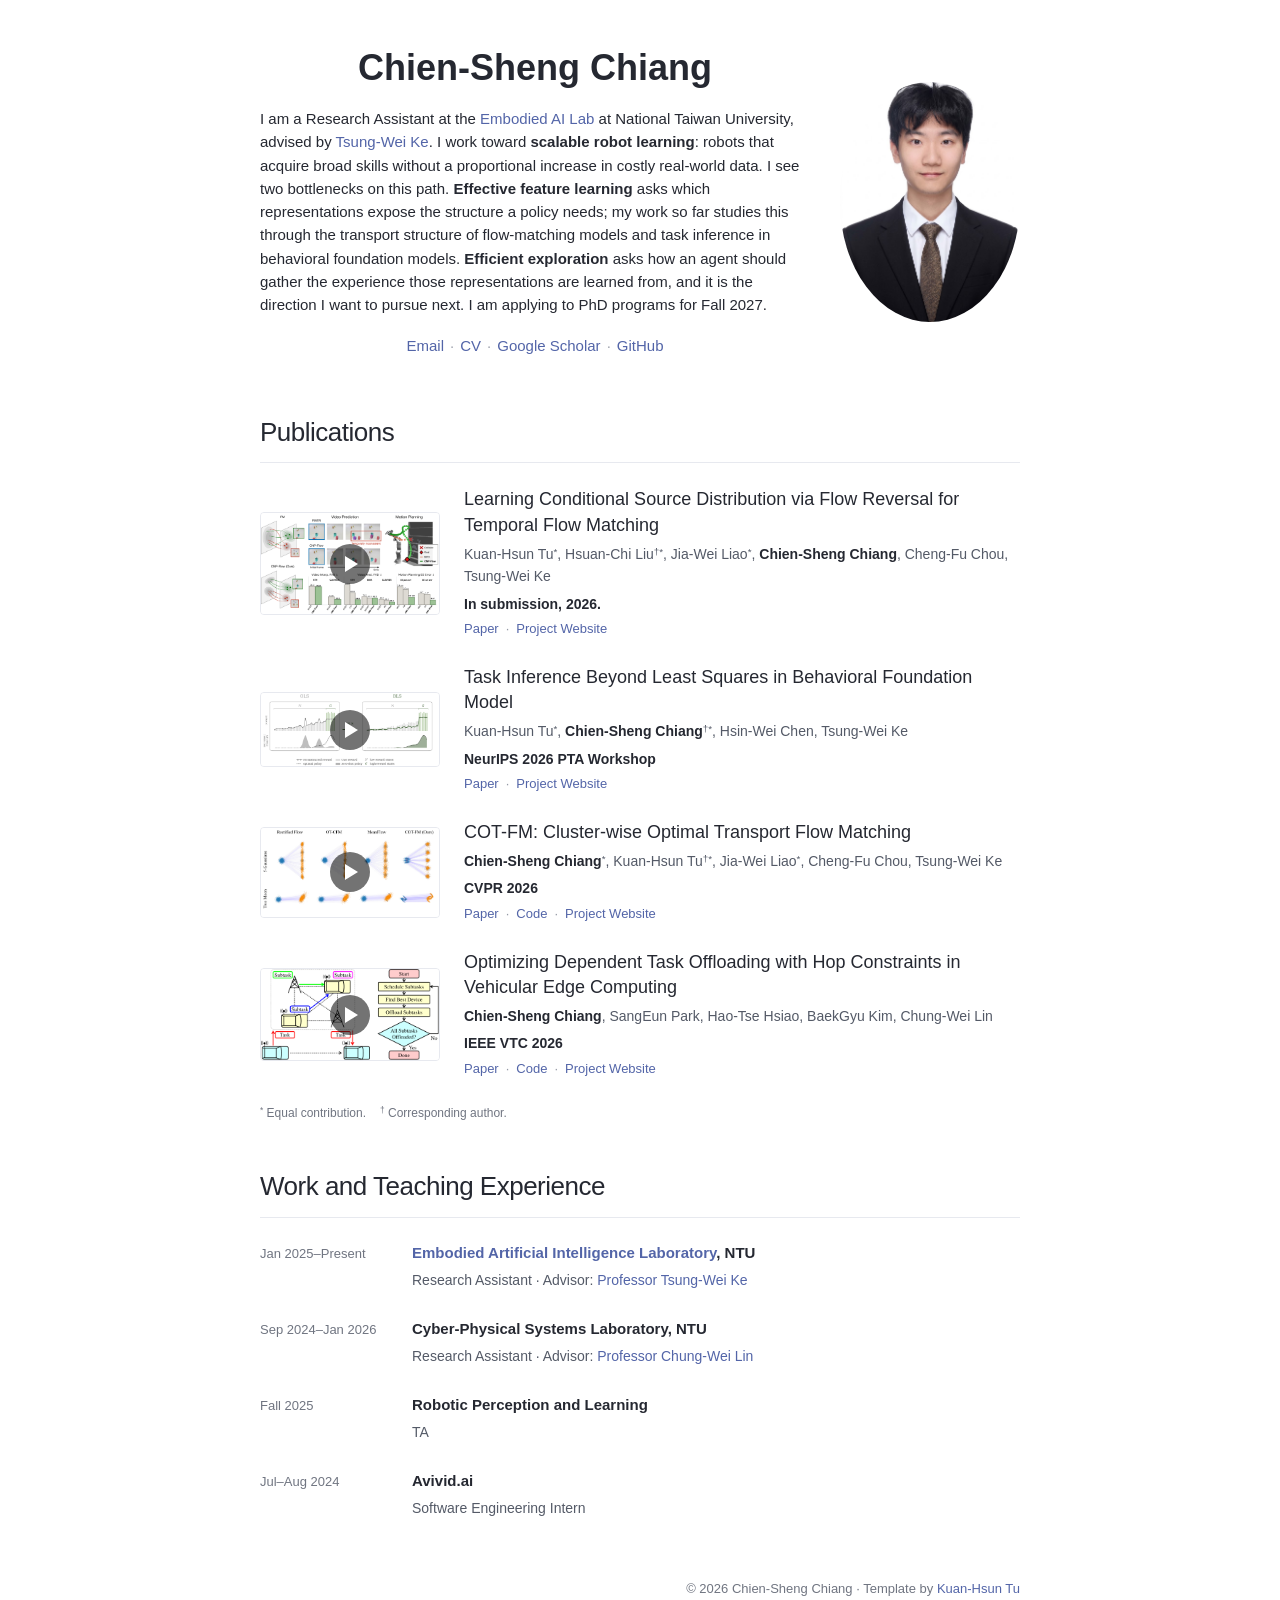
<file: index.html>
<!doctype html>
<html lang="en">
  <head>
    <meta charset="utf-8">
    <meta name="viewport" content="width=device-width, initial-scale=1">
    <meta name="description" content="Chien-Sheng Chiang is a researcher at National Taiwan University working on effective feature learning and efficient exploration for scalable robot learning.">
    <meta name="theme-color" content="#ffffff">
    <meta property="og:type" content="website">
    <meta property="og:title" content="Chien-Sheng Chiang">
    <meta property="og:description" content="Effective feature learning and efficient exploration for scalable robot learning.">
    <title>Chien-Sheng Chiang</title>
    <link rel="icon" href="assets/favicon.svg" type="image/svg+xml">
    <link rel="stylesheet" href="assets/style.css?v=2026-10-21">
  </head>
  <body>
    <a class="skip-link" href="#publications">Skip to publications</a>
    <main class="page">
      <header class="profile">
        <div class="profile-text">
          <h1>Chien-Sheng Chiang</h1>
          <div class="biography">
            <p>I am a Research Assistant at the <a href="https://embodiedai-ntu.github.io/">Embodied AI Lab</a> at National Taiwan University, advised by <a href="https://twke18.github.io/">Tsung-Wei Ke</a>. I work toward <strong>scalable robot learning</strong>: robots that acquire broad skills without a proportional increase in costly real-world data. I see two bottlenecks on this path. <strong>Effective feature learning</strong> asks which representations expose the structure a policy needs; my work so far studies this through the transport structure of flow-matching models and task inference in behavioral foundation models. <strong>Efficient exploration</strong> asks how an agent should gather the experience those representations are learned from, and it is the direction I want to pursue next. I am applying to PhD programs for Fall 2027.</p>
          </div>
          <nav class="profile-links" aria-label="Contact and profiles">
            <a href="mailto:b10902063@ntu.edu.tw">Email</a>
            <span aria-hidden="true">·</span>
            <a href="assets/documents/CV.pdf">CV</a>
            <span aria-hidden="true">·</span>
            <a href="https://scholar.google.com/citations?user=SVeFmEIAAAAJ&hl=zh-TW">Google Scholar</a>
            <span aria-hidden="true">·</span>
            <a href="https://github.com/chiangcs">GitHub</a>
          </nav>
        </div>
        <img class="portrait" src="assets/images/profile.png" width="180" height="240" alt="Portrait of Chien-Sheng Chiang" fetchpriority="high">
      </header>

      <section id="publications" aria-labelledby="publications-heading">
        <h2 id="publications-heading">Publications</h2>
        <div class="publications record-list">
          <article class="publication publication-with-teaser">
            <button type="button" class="publication-teaser video-teaser" data-video="assets/videos/cnp_teaser.mp4" aria-label="Play video: Learning Conditional Source Distribution via Flow Reversal for Temporal Flow Matching">
              <img src="assets/images/publications/cnpflow.png" width="2000" height="1138" alt="" loading="lazy" decoding="async">
              <span class="play-badge" aria-hidden="true"></span>
            </button>
            <div class="record-body publication-details">
              <h3>Learning Conditional Source Distribution via Flow Reversal for Temporal Flow Matching</h3>
              <p class="authors">Kuan-Hsun Tu<sup>*</sup>, Hsuan-Chi Liu<sup>†*</sup>, Jia-Wei Liao<sup>*</sup>, <strong>Chien-Sheng Chiang</strong>, Cheng-Fu Chou, Tsung-Wei Ke</p>
              <p class="venue">In submission, 2026.</p>
              <ul class="resource-links" aria-label="CNP-Flow resources">
                <li><a href="https://arxiv.org/abs/2610.05349">Paper</a></li>
                <li><a href="https://embodiedai-ntu.github.io/cnpflow/index.html">Project Website</a></li>
              </ul>
            </div>
          </article>
          <article class="publication publication-with-teaser">
            <button type="button" class="publication-teaser video-teaser" data-video="assets/videos/bls_teaser.mp4" aria-label="Play video: Task Inference Beyond Least Squares in Behavioral Foundation Model">
              <img src="assets/images/publications/bls.png" width="2160" height="885" alt="" loading="lazy" decoding="async">
              <span class="play-badge" aria-hidden="true"></span>
            </button>
            <div class="record-body publication-details">
              <h3>Task Inference Beyond Least Squares in Behavioral Foundation Model</h3>
              <p class="authors">Kuan-Hsun Tu<sup>*</sup>, <strong>Chien-Sheng Chiang</strong><sup>†*</sup>, Hsin-Wei Chen, Tsung-Wei Ke</p>
              <p class="venue">NeurIPS 2026 PTA Workshop</p>
              <ul class="resource-links" aria-label="BLS resources">
                <li><a href="https://arxiv.org/abs/2610.05350">Paper</a></li>
                <li><a href="https://embodiedai-ntu.github.io/BLS/index.html">Project Website</a></li>
              </ul>
            </div>
          </article>
          <article class="publication publication-with-teaser">
            <button type="button" class="publication-teaser video-teaser" data-video="assets/videos/cot_teaser.mp4" aria-label="Play video: COT-FM: Cluster-wise Optimal Transport Flow Matching">
              <img src="assets/images/publications/cotfm.png" width="1836" height="918" alt="" loading="lazy" decoding="async">
              <span class="play-badge" aria-hidden="true"></span>
            </button>
            <div class="record-body publication-details">
              <h3>COT-FM: Cluster-wise Optimal Transport Flow Matching</h3>
              <p class="authors"><strong>Chien-Sheng Chiang</strong><sup>*</sup>, Kuan-Hsun Tu<sup>†*</sup>, Jia-Wei Liao<sup>*</sup>, Cheng-Fu Chou, Tsung-Wei Ke</p>
              <p class="venue">CVPR 2026</p>
              <ul class="resource-links" aria-label="COT-FM resources">
                <li><a href="https://arxiv.org/abs/2603.13395">Paper</a></li>
                <li><a href="https://github.com/EmbodiedAI-NTU/COT-FM">Code</a></li>
                <li><a href="https://embodiedai-ntu.github.io/cotfm/index.html">Project Website</a></li>
              </ul>
            </div>
          </article>
                  <article class="publication publication-with-teaser">
            <button type="button" class="publication-teaser video-teaser" data-video="assets/videos/optimize.mp4" aria-label="Play video: Optimizing Dependent Task Offloading with Hop Constraints in Vehicular Edge Computing">
              <img src="assets/images/publications/vec.png" width="980" height="503" alt="" loading="lazy" decoding="async">
              <span class="play-badge" aria-hidden="true"></span>
            </button>
            <div class="record-body publication-details">
              <h3>Optimizing Dependent Task Offloading with Hop Constraints in Vehicular Edge Computing</h3>
              <p class="authors"><strong>Chien-Sheng Chiang</strong>, SangEun Park, Hao-Tse Hsiao, BaekGyu Kim, Chung-Wei Lin</p>
              <p class="venue">IEEE VTC 2026</p>
              <ul class="resource-links" aria-label="VTC resources">
                <li><a href="https://chiangcs.github.io/hop-constrained-offloading-vec/pdf/paper.pdf">Paper</a></li>
                <li><a href="https://github.com/chiangcs/hop-constrained-offloading-vec">Code</a></li>
                <li><a href="https://chiangcs.github.io/hop-constrained-offloading-vec/">Project Website</a></li>
              </ul>
            </div>
          </article>
        </div>
        <p class="contribution-note"><span><sup>*</sup> Equal contribution.</span> <span><sup>†</sup> Corresponding author.</span></p>
      </section>

      <section id="experience" aria-labelledby="experience-heading">
        <h2 id="experience-heading">Work and Teaching Experience</h2>
        <div class="experience-list record-list">
          <article class="experience record">
            <p class="record-date">Jan 2025–Present</p>
            <div class="record-body experience-description">
              <h3><a href="https://embodiedai-ntu.github.io/">Embodied Artificial Intelligence Laboratory</a>, NTU</h3>
              <p>Research Assistant · Advisor: <a href="https://twke18.github.io/">Professor Tsung-Wei Ke</a></p>
            </div>
          </article>
          <article class="experience record">
            <p class="record-date">Sep 2024–Jan 2026</p>
            <div class="record-body experience-description">
              <h3>Cyber-Physical Systems Laboratory, NTU</h3>
              <p>Research Assistant · Advisor: <a href="https://www.csie.ntu.edu.tw/~cwlin/">Professor Chung-Wei Lin</a></p>
            </div>
          </article>
          <article class="experience record">
            <p class="record-date">Fall 2025</p>
            <div class="record-body experience-description">
              <h3>Robotic Perception and Learning</h3>
              <p>TA</p>
            </div>
          </article>
          <article class="experience record">
            <p class="record-date">Jul–Aug 2024</p>
            <div class="record-body experience-description">
              <h3>Avivid.ai</h3>
              <p>Software Engineering Intern</p>
            </div>
          </article>
        </div>
      </section>
      <footer>© 2026 Chien-Sheng Chiang <span class="template-credit">· Template by <a href="https://github.com/syun413/syun413.github.io">Kuan-Hsun Tu</a></span></footer>
    </main>
    <dialog id="video-dialog" class="video-dialog" aria-label="Video">
      <button type="button" class="video-close" aria-label="Close video">&times;</button>
      <video controls playsinline preload="none"></video>
    </dialog>
    <script>
      (function () {
        var dialog = document.getElementById('video-dialog');
        if (!dialog || typeof dialog.showModal !== 'function') return;
        var video = dialog.querySelector('video');
        document.querySelectorAll('.video-teaser').forEach(function (teaser) {
          teaser.addEventListener('click', function () {
            video.src = teaser.dataset.video;
            dialog.showModal();
            var playing = video.play();
            if (playing && playing.catch) playing.catch(function () {});
          });
        });
        dialog.querySelector('.video-close').addEventListener('click', function () { dialog.close(); });
        dialog.addEventListener('click', function (event) { if (event.target === dialog) dialog.close(); });
        dialog.addEventListener('close', function () {
          video.pause();
          video.removeAttribute('src');
          video.load();
        });
      })();
    </script>
  </body>
</html>
</file>
<file: assets/style.css>
:root {
  color-scheme: light;
  --ink: #252831;
  --secondary: #545a67;
  --muted: #707581;
  --link: #5365a8;
  --link-hover: #3c4780;
  --paper: #fff;
  --rule: #e7e9ef;
  --date-width: 128px;
  --column-gap: 24px;
}

* { box-sizing: border-box; }
html { scroll-padding-top: 28px; }
body {
  margin: 0;
  background: var(--paper);
  color: var(--ink);
  font-family: Arial, Helvetica, sans-serif;
  font-size: 15px;
  line-height: 1.55;
  -webkit-font-smoothing: antialiased;
}

::selection { background: #e2e6f4; }
a { color: var(--link); text-decoration: none; text-underline-offset: 3px; }
a:hover { color: var(--link-hover); text-decoration: underline; }
a:focus-visible { outline: 2px solid var(--link); outline-offset: 4px; border-radius: 2px; }
strong { font-weight: 700; }

.page { width: min(100%, 800px); margin: 0 auto; padding: 46px 20px 30px; }
.profile {
  display: grid;
  grid-template-columns: minmax(0, 1fr) 180px;
  align-items: center;
  gap: 30px;
  margin-bottom: 58px;
}
h1 { margin: 0 0 18px; font-size: 36px; line-height: 1.2; font-weight: 700; text-align: center; }
.biography p { margin: 0 0 12px; }
.biography p:last-child { margin-bottom: 0; }
.biography a { white-space: nowrap; }
.profile-links { display: flex; flex-wrap: wrap; justify-content: center; gap: 0 6px; margin-top: 18px; font-size: 15px; }
.profile-links a { white-space: nowrap; }
.profile-links > span { color: #a0a4af; }
.portrait { display: block; width: 180px; height: 240px; object-fit: cover; border-radius: 50%; }

section + section { margin-top: 48px; }
h2 { margin: 0 0 24px; padding-bottom: 13px; border-bottom: 1px solid var(--rule); font-size: 26px; font-weight: 400; line-height: 1.3; letter-spacing: -0.5px; }
h3 { margin: 0; }

.record-list { display: grid; row-gap: 26px; margin: 0; padding: 0; }
.record { display: grid; grid-template-columns: var(--date-width) minmax(0, 1fr); align-items: baseline; column-gap: var(--column-gap); }
.record-date { margin: 0; color: var(--muted); font-size: 13px; font-variant-numeric: tabular-nums; line-height: 1.6; white-space: nowrap; }
.record-date a { color: inherit; }
.record-date a:hover { color: var(--link); }
.record-body h3 { font-size: 15px; font-weight: 700; line-height: 1.5; }
.record-body p { margin: 5px 0 0; color: var(--secondary); font-size: 14px; line-height: 1.6; }
.record-body .record-note { margin-top: 4px; color: var(--muted); font-size: 13px; }
.detail-separator { margin: 0 3px; color: #9499a5; }
.honors-list { list-style: none; }

.publications { row-gap: 25px; }
.publication-with-teaser { display: grid; grid-template-columns: 180px minmax(0, 1fr); gap: 24px; align-items: center; }
.publication-teaser { display: block; border: 1px solid var(--rule); border-radius: 4px; overflow: hidden; }
.publication-teaser:hover { border-color: var(--link); }
.publication-teaser img { display: block; width: 100%; height: auto; }
.video-teaser { position: relative; width: 100%; padding: 0; background: none; font: inherit; cursor: pointer; }
.play-badge { position: absolute; top: 50%; left: 50%; width: 40px; height: 40px; margin: -20px 0 0 -20px; border-radius: 50%; background: rgba(0, 0, 0, 0.55); transition: background 0.15s; }
.play-badge::after { content: ""; position: absolute; top: 12px; left: 15px; border-style: solid; border-width: 8px 0 8px 13px; border-color: transparent transparent transparent #fff; }
.video-teaser:hover .play-badge, .video-teaser:focus-visible .play-badge { background: var(--link); }
.video-dialog { width: min(960px, 92vw); padding: 0; border: 0; border-radius: 6px; background: #000; overflow: visible; }
.video-dialog::backdrop { background: rgba(0, 0, 0, 0.75); }
.video-dialog video { display: block; width: 100%; aspect-ratio: 16 / 9; max-height: 85vh; object-fit: contain; background: #000; border-radius: 6px; }
.video-close { position: absolute; top: -40px; right: 0; width: 36px; height: 36px; padding: 0; border: 0; background: none; color: #fff; font-size: 30px; line-height: 1; cursor: pointer; }
.video-close:hover { color: #d7dcf0; }
.publication h3 { font-size: 18px; font-weight: 400; line-height: 1.4; }
.authors strong { color: var(--ink); }
.publication .venue { color: var(--ink); font-size: 14px; font-weight: 700; }
sup { position: relative; top: -0.4em; font-size: 0.7em; line-height: 0; vertical-align: baseline; }
.resource-links { display: flex; flex-wrap: wrap; list-style: none; margin: 4px 0 0; padding: 0; font-size: 13px; line-height: 1.6; }
.resource-links li + li::before { content: "·"; color: #9499a5; margin: 0 7px; }
.resource-links a { white-space: nowrap; }
.contribution-note { display: flex; flex-wrap: wrap; gap: 0 14px; margin: 24px 0 0; color: var(--muted); font-size: 12px; }
.contribution-note span { white-space: nowrap; }


footer { margin-top: 60px; text-align: right; color: var(--muted); font-size: 13px; }
.skip-link { position: absolute; left: 16px; top: -100px; padding: 8px 12px; background: var(--paper); z-index: 1; }
.skip-link:focus { top: 12px; }

@media (max-width: 600px) {
  .page { padding: 32px 24px 24px; }
  .profile { grid-template-columns: 1fr; gap: 24px; margin-bottom: 42px; }
  .portrait { grid-row: 1; justify-self: center; width: 135px; height: 180px; }
  h1 { font-size: 32px; margin-bottom: 20px; }
  .profile-links { justify-content: center; }
  h2 { font-size: 24px; margin-bottom: 23px; }
  .record { grid-template-columns: 1fr; row-gap: 6px; }
  .record-date { font-size: 12px; }
  .record-list { row-gap: 26px; }
  .publications { row-gap: 25px; }
  .publication-with-teaser { grid-template-columns: 1fr; gap: 16px; }
  .publication-teaser { width: min(100%, 360px); }
  .contribution-note { margin-left: 0; }
  section + section { margin-top: 40px; }
  footer { margin-top: 40px; }
}

@media print {
  .page { width: 100%; padding: 0; }
  .profile { margin-bottom: 28px; }
  a { color: inherit; }
  .record, .publication { break-inside: avoid; }
  .skip-link { display: none; }
  h2 { break-after: avoid; }
}
</file>
